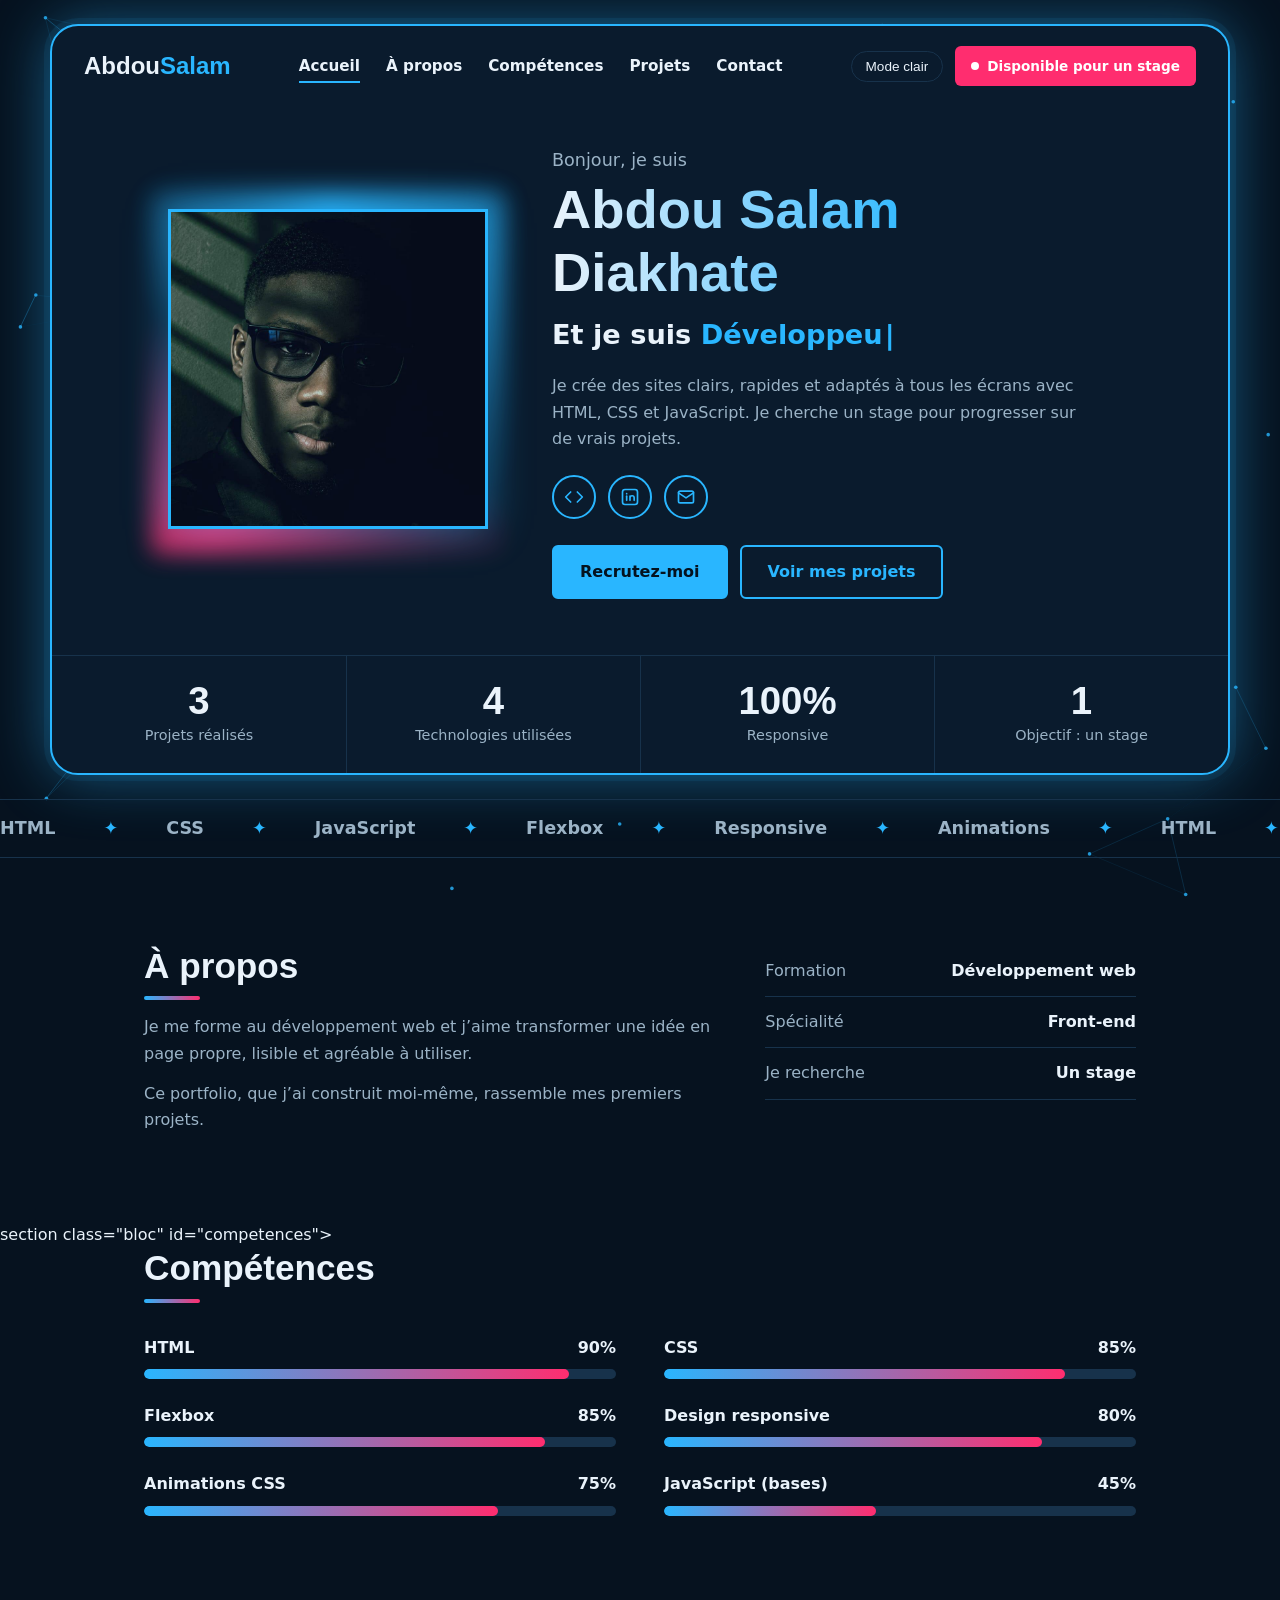
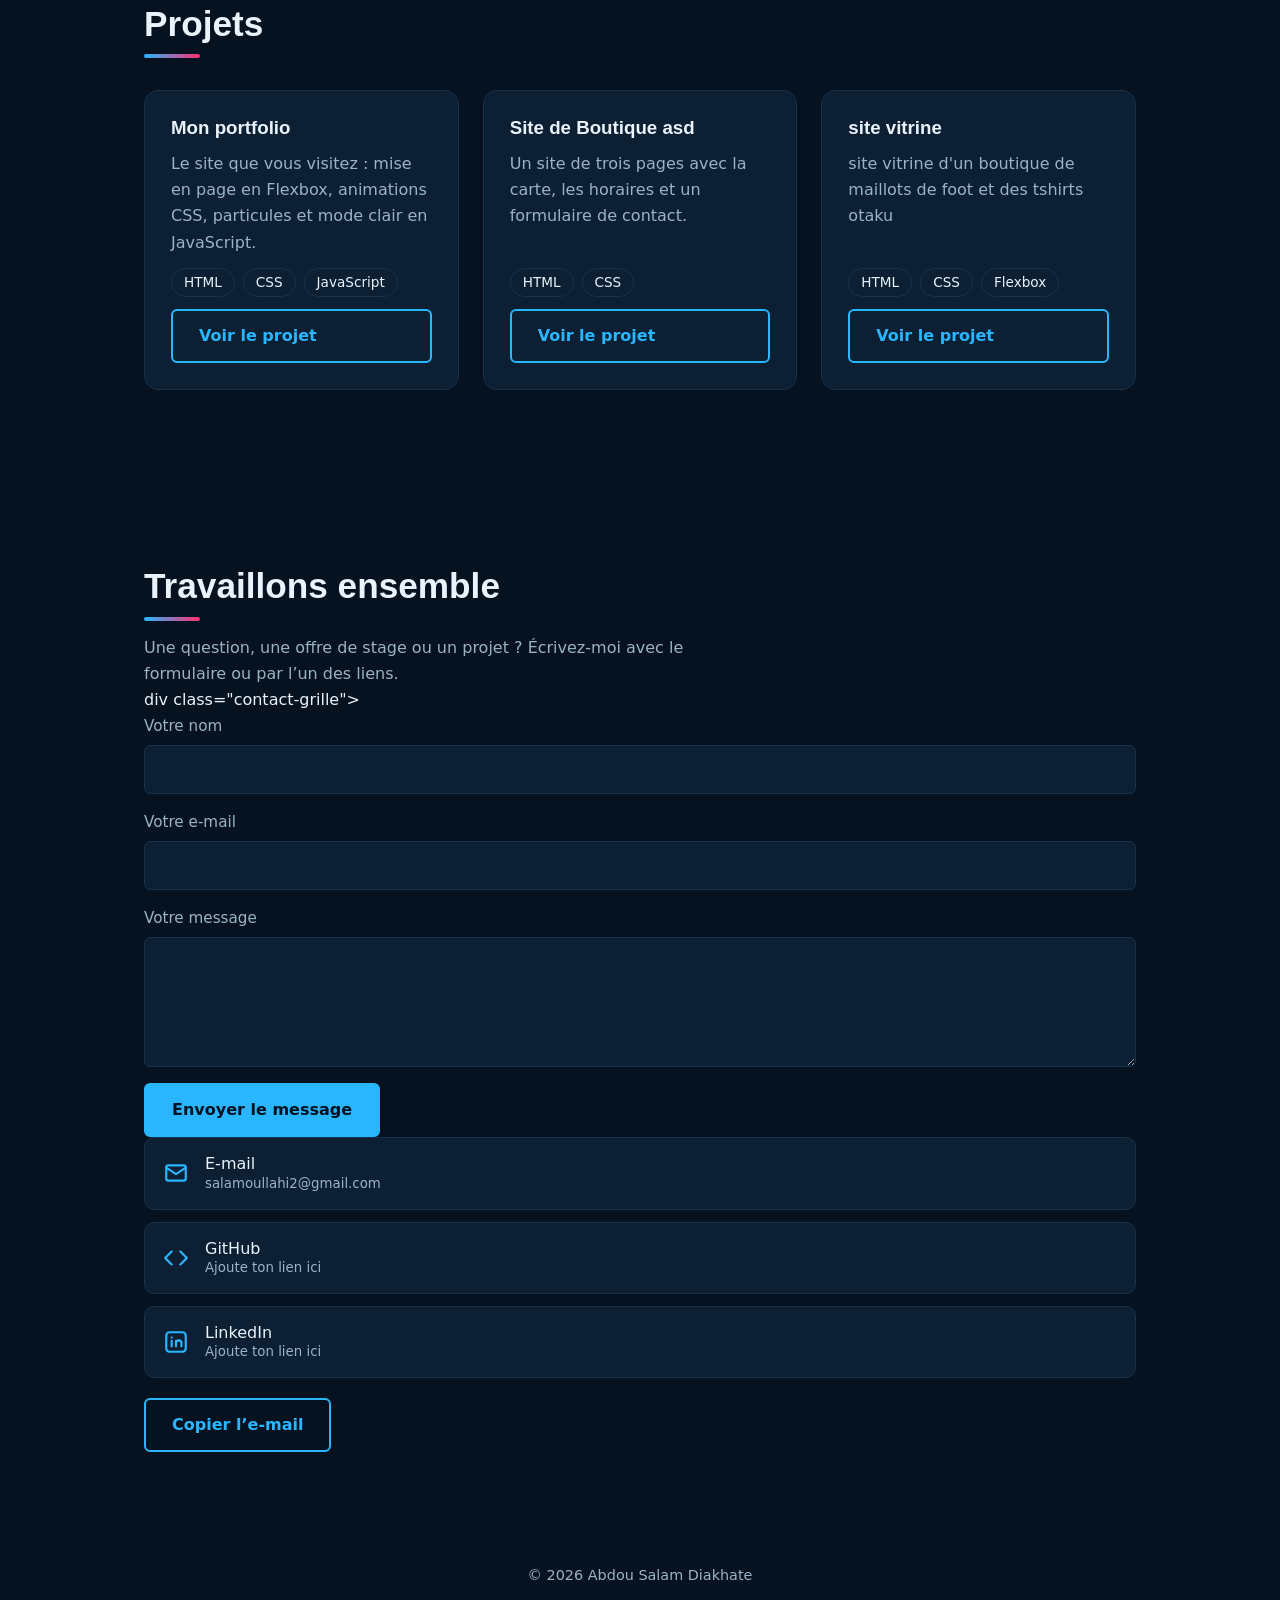
<file: index.html>
<!DOCTYPE html>
<html lang="en">
<head>
      <meta charset="UTF-8">
  <meta name="viewport" content="width=device-width, initial-scale=1">
  <title>Abdou Salam Diakhate – Développeur web</title>
  <link rel="stylesheet" href="css/base.css">
  <link rel="stylesheet" href="css/layout.css">
  <link rel="stylesheet" href="css/composants.css">
  <link rel="stylesheet" href="css/animations.css">
</head>
<body>
         <canvas id="particules" aria-hidden="true"></canvas>
         <div class="lueur" aria-hidden="true"></div>
         <div class="progression" aria-hidden="true"></div>
    <div class="cadre" id="accueil">
    <header class="haut">
     <a class="logo" href="#accueil">Abdou<span>Salam</span></a>
       <nav>
          <a class="actif" href="#accueil">Accueil</a>
          <a href="#apropos">À propos</a>
          <a href="#competences">Compétences</a>
          <a href="#projets">Projets</a>
          <a href="#contact">Contact</a>
      </nav>
      <div class="outils">
        <button id="theme-bouton" type="button">Mode clair</button>
        <a class="badge" href="#contact"><i></i>Disponible pour un stage</a>
      </div>
    </header>
             <section class="hero">
      <div class="photo-zone">
        <img class="portrait" src="images/photo.jpg" alt="Portrait d’Abdou Salam Diakhate">
      </div>
      <div class="hero-texte">
        <p class="salut">Bonjour, je suis</p>
        <h1>Abdou Salam Diakhate</h1>
        <p class="metier">Et je suis <span class="mot" id="mot">Développeur Front-end</span></p>
        <p class="resume">Je crée des sites clairs, rapides et adaptés à tous les écrans avec HTML, CSS et JavaScript. Je cherche un stage pour progresser sur de vrais projets.</p>
        <div class="reseaux">
               <a href="#" aria-label="GitHub"><svg viewBox="0 0 24 24" fill="none" stroke="currentColor" stroke-width="2" stroke-linecap="round" stroke-linejoin="round"><polyline points="8,6 2,12 8,18"/><polyline points="16,6 22,12 16,18"/></svg></a>
        <a href="#" aria-label="LinkedIn"><svg viewBox="0 0 24 24" fill="none" stroke="currentColor" stroke-width="2" stroke-linecap="round" stroke-linejoin="round"><rect x="3" y="3" width="18" height="18" rx="3"/><line x1="8" y1="11" x2="8" y2="16"/><line x1="8" y1="8" x2="8" y2="8.01"/><path d="M12 16v-5m0 2a2.5 2.5 0 0 1 5 0v3"/></svg></a>
          <a href="mailto:salamoullahi2@gmail.com" aria-label="E-mail"><svg viewBox="0 0 24 24" fill="none" stroke="currentColor" stroke-width="2" stroke-linecap="round" stroke-linejoin="round"><rect x="3" y="5" width="18" height="14" rx="2"/><polyline points="3,7 12,13 21,7"/></svg></a>
          </div>
          <div class="boutons">
          <a class="bouton" href="#contact">Recrutez-moi</a>
          <a class="bouton bouton-clair" href="#projets">Voir mes projets</a>
        </div>
            </div>
    </section>
             <div class="stats">
      <div class="stat"><strong data-cible="3">0</strong><span>Projets réalisés</span></div>
      <div class="stat"><strong data-cible="4">0</strong><span>Technologies utilisées</span></div>
      <div class="stat"><strong data-cible="100" data-suffixe="%">0</strong><span>Responsive</span></div>
      <div class="stat"><strong data-cible="1">0</strong><span>Objectif : un stage</span></div>
    </div>
  </div>
         <div class="defile" aria-hidden="true">
    <div class="piste">
      <span>HTML</span><span>CSS</span><span>JavaScript</span><span>Flexbox</span><span>Responsive</span><span>Animations</span>
      <span>HTML</span><span>CSS</span><span>JavaScript</span><span>Flexbox</span><span>Responsive</span><span>Animations</span>
    </div>
  </div>
           <main>
    <section class="bloc" id="apropos">
      <div class="conteneur apropos">
        <div class="apropos-texte">
          <h2>À propos</h2>
          <p>Je me forme au développement web et j’aime transformer une idée en page propre, lisible et agréable à utiliser.</p>
          <p>Ce portfolio, que j’ai construit moi-même, rassemble mes premiers projets.</p>
        </div>
        <dl class="infos">
          <div><dt>Formation</dt><dd>Développement web</dd></div>
          <div><dt>Spécialité</dt><dd>Front-end</dd></div>
          <div><dt>Je recherche</dt><dd>Un stage</dd></div>
        </dl>
      </div>
    </section>
   section class="bloc" id="competences">
      <div class="conteneur">
        <h2>Compétences</h2>
        <div class="competences">
<div class="niveau"><div class="niveau-tete"><span>HTML</span><span>90%</span></div><div class="barre"><span style="--niveau:90%"></span></div></div>
          <div class="niveau"><div class="niveau-tete"><span>CSS</span><span>85%</span></div><div class="barre"><span style="--niveau:85%"></span></div></div>
          <div class="niveau"><div class="niveau-tete"><span>Flexbox</span><span>85%</span></div><div class="barre"><span style="--niveau:85%"></span></div></div>
          <div class="niveau"><div class="niveau-tete"><span>Design responsive</span><span>80%</span></div><div class="barre"><span style="--niveau:80%"></span></div></div>
          <div class="niveau"><div class="niveau-tete"><span>Animations CSS</span><span>75%</span></div><div class="barre"><span style="--niveau:75%"></span></div></div>
          <div class="niveau"><div class="niveau-tete"><span>JavaScript (bases)</span><span>45%</span></div><div class="barre"><span style="--niveau:45%"></span></div></div>
        </div>
      </div>
    </section>
        <section class="bloc" id="projets">
      <div class="conteneur">
        <h2>Projets</h2>
        <div class="projets">
          <article class="projet">
            <h3>Mon portfolio</h3>
            <p>Le site que vous visitez : mise en page en Flexbox, animations CSS, particules et mode clair en JavaScript.</p>
            <div class="tags"><span>HTML</span><span>CSS</span><span>JavaScript</span></div>
            <a class="bouton bouton-clair" href="projets/mon-portfolio/index.html">Voir le projet</a>
          </article>
        <article class="projet">
            <h3>Site de Boutique asd</h3>
            <p>Un site de trois pages avec la carte, les horaires et un formulaire de contact.</p>
            <div class="tags"><span>HTML</span><span>CSS</span></div>
            <a class="bouton bouton-clair" href="projet/ASD_BOUTIQUE/">Voir le projet</a>
          </article>
    <article class="projet">
            <h3>site vitrine</h3>
            <p>site vitrine d'un boutique de maillots de foot et des tshirts otaku</p>
            <div class="tags"><span>HTML</span><span>CSS</span><span>Flexbox</span></div>
            <a class="bouton bouton-clair" href="projet/site-vitrine/index.html">Voir le projet</a>
          </article>
        </div>
      </div>
    </section>
         
        <section class="bloc contact" id="contact">
      <div class="conteneur">
        <h2>Travaillons ensemble</h2>
        <p class="intro">Une question, une offre de stage ou un projet ? Écrivez-moi avec le formulaire ou par l’un des liens.</p>
    div class="contact-grille">
          <form class="formulaire" id="formulaire">
            <label>Votre nom
              <input type="text" name="nom" required autocomplete="name">
            </label>
 <label>Votre e-mail
              <input type="email" name="email" required autocomplete="email">
            </label>
            <label>Votre message
              <textarea name="message" required></textarea>
            </label>
            <button class="bouton" type="submit">Envoyer le message</button>
          </form>
           <div class="liens">
            <a class="lien-carte" href="mailto:salamoullahi2@gmail.com">
              <svg viewBox="0 0 24 24" fill="none" stroke="currentColor" stroke-width="2" stroke-linecap="round" stroke-linejoin="round" aria-hidden="true"><rect x="3" y="5" width="18" height="14" rx="2"/><polyline points="3,7 12,13 21,7"/></svg>
              <span>E-mail<small>salamoullahi2@gmail.com</small></span>
            </a>
            <a class="lien-carte" href="#">
              <svg viewBox="0 0 24 24" fill="none" stroke="currentColor" stroke-width="2" stroke-linecap="round" stroke-linejoin="round" aria-hidden="true"><polyline points="8,6 2,12 8,18"/><polyline points="16,6 22,12 16,18"/></svg>
              <span>GitHub<small>Ajoute ton lien ici</small></span>
            </a>
            <a class="lien-carte" href="#">
              <svg viewBox="0 0 24 24" fill="none" stroke="currentColor" stroke-width="2" stroke-linecap="round" stroke-linejoin="round" aria-hidden="true"><rect x="3" y="3" width="18" height="18" rx="3"/><line x1="8" y1="11" x2="8" y2="16"/><line x1="8" y1="8" x2="8" y2="8.01"/><path d="M12 16v-5m0 2a2.5 2.5 0 0 1 5 0v3"/></svg>
              <span>LinkedIn<small>Ajoute ton lien ici</small></span>
            </a>
            <button id="copier" class="bouton bouton-clair" type="button">Copier l’e-mail</button>
          </div>
        </div>
      </div>
    </section>
  </main>
 <footer class="pied">© <span id="annee"></span> Abdou Salam Diakhate</footer>

  <script src="js/script.js"></script>
</body> 
</html>
</file>
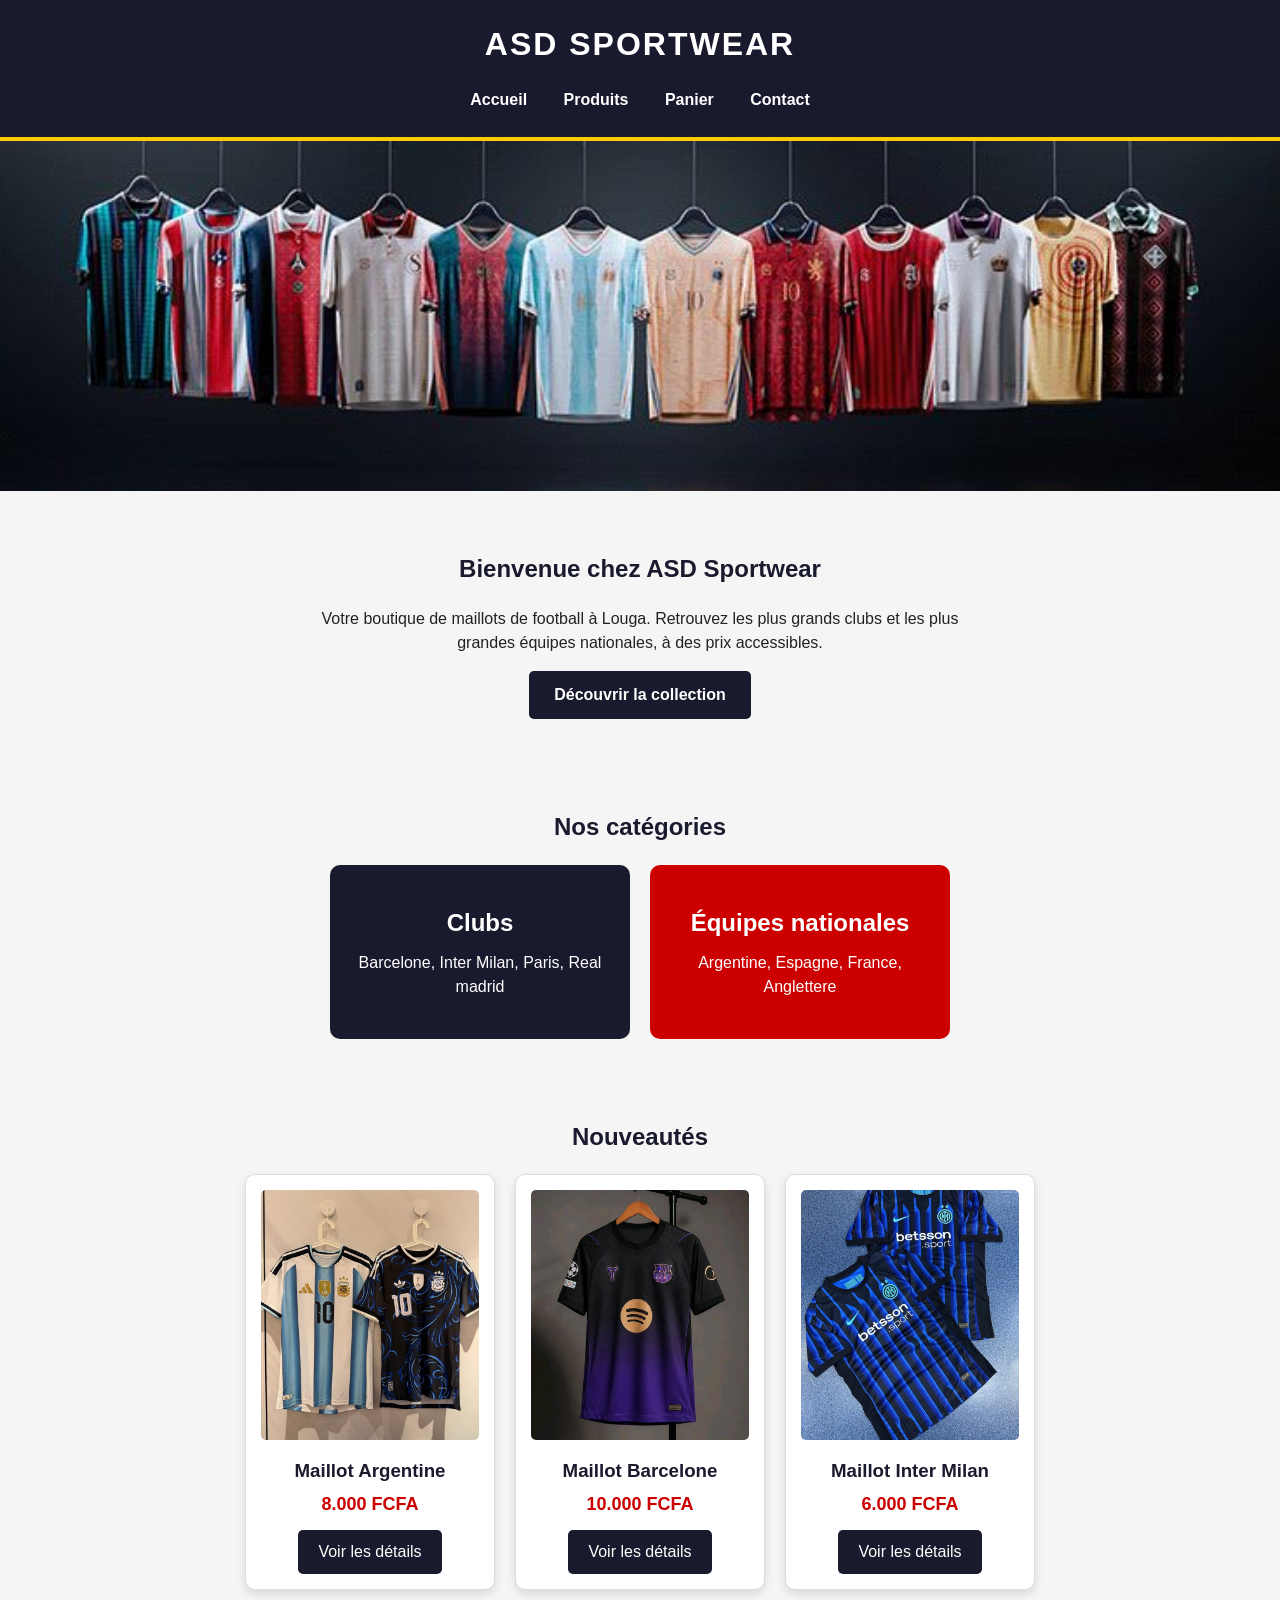
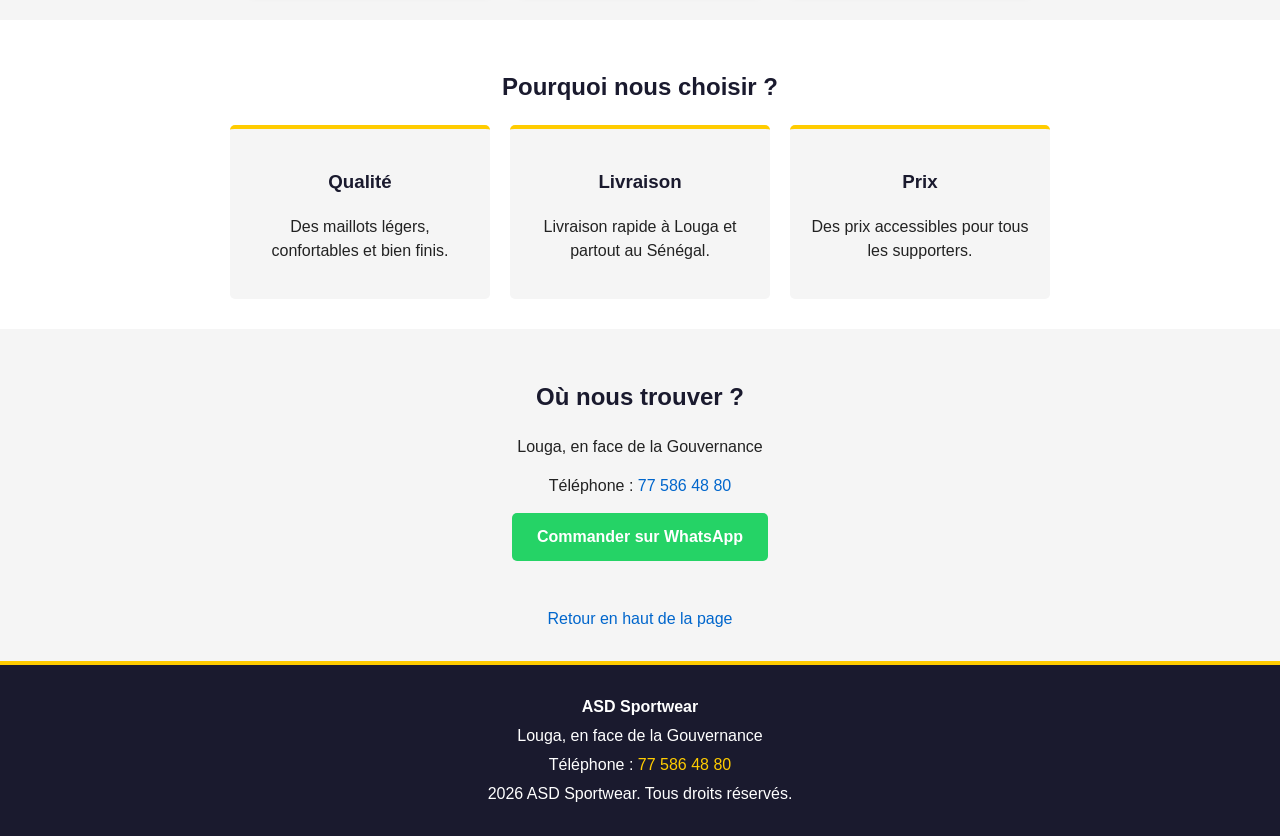
<file: projet/ASD_BOUTIQUE/index.html>
<!DOCTYPE html>
<html lang="fr">
<head>
  <meta charset="UTF-8">
  <meta name="viewport" content="width=device-width, initial-scale=1">
  <title>Accueil - ASD Sportwear</title>
  <link rel="stylesheet" href="style.css">
</head>
<body>

  <header id="haut">
    <h1>ASD Sportwear</h1>
    <nav>
      <ul>
        <li><a href="index.html">Accueil</a></li>
        <li><a href="produits.html">Produits</a></li>
        <li><a href="panier.html">Panier</a></li>
        <li><a href="contact.html">Contact</a></li>
      </ul>
    </nav>
  </header>

  <main>

    <img class="banniere" src="banniere.jpg" alt="Collection de maillots de football ASD Sportwear">

    <section class="intro">
      <h2>Bienvenue chez ASD Sportwear</h2>
      <p>
        Votre boutique de maillots de football à Louga. Retrouvez les plus
        grands clubs et les plus grandes équipes nationales, à des prix accessibles.
      </p>
      <a class="bouton" href="produits.html">Découvrir la collection</a>
    </section>

    <section class="categories">
      <h2>Nos catégories</h2>
      <div class="liste">
        <a class="categorie categorie-clubs" href="club.html">
          <h3>Clubs</h3>
          <p>Barcelone, Inter Milan, Paris, Real madrid</p>
        </a>
        <a class="categorie categorie-nations" href="international.htm">
          <h3>Équipes nationales</h3>
          <p>Argentine, Espagne, France, Anglettere</p>
        </a>
      </div>
    </section>

    <section class="nouveautes">
      <h2>Nouveautés</h2>
      <div class="liste">

        <article class="maillot">
          <img src="argentine.jpg" alt="Maillot de l'Argentine">
          <h3>Maillot Argentine</h3>
          <p class="prix-carte">8.000 FCFA</p>
          <a href="arg.htm">Voir les détails</a>
        </article>

        <article class="maillot">
          <img src="barcelone.jpg" alt="Maillot de Barcelone">
          <h3>Maillot Barcelone</h3>
          <p class="prix-carte">10.000 FCFA</p>
          <a href="fcb.html">Voir les détails</a>
        </article>

        <article class="maillot">
          <img src="inter.jpg" alt="Maillot de l'Inter Milan">
          <h3>Maillot Inter Milan</h3>
          <p class="prix-carte">6.000 FCFA</p>
          <a href="inter.html">Voir les détails</a>
        </article>

      </div>
    </section>

    <section class="avantages">
      <h2>Pourquoi nous choisir ?</h2>
      <div class="liste">
        <div class="avantage">
          <h3>Qualité</h3>
          <p>Des maillots légers, confortables et bien finis.</p>
        </div>
        <div class="avantage">
          <h3>Livraison</h3>
          <p>Livraison rapide à Louga et partout au Sénégal.</p>
        </div>
        <div class="avantage">
          <h3>Prix</h3>
          <p>Des prix accessibles pour tous les supporters.</p>
        </div>
      </div>
    </section>

    <section class="adresse">
      <h2>Où nous trouver ?</h2>
      <p>Louga, en face de la Gouvernance</p>
      <p>Téléphone : <a href="tel:+221775864880">77 586 48 80</a></p>
      <a class="bouton bouton-whatsapp" href="https://wa.me/221775864880">Commander sur WhatsApp</a>
    </section>

    <p class="retour"><a href="#haut">Retour en haut de la page</a></p>

  </main>

  <footer>
    <p><strong>ASD Sportwear</strong></p>
    <p>Louga, en face de la Gouvernance</p>
    <p>Téléphone : <a href="tel:+221775864880">77 586 48 80</a></p>
    <p> 2026 ASD Sportwear. Tous droits réservés.</p>
  </footer>

</body>
</html>
</file>
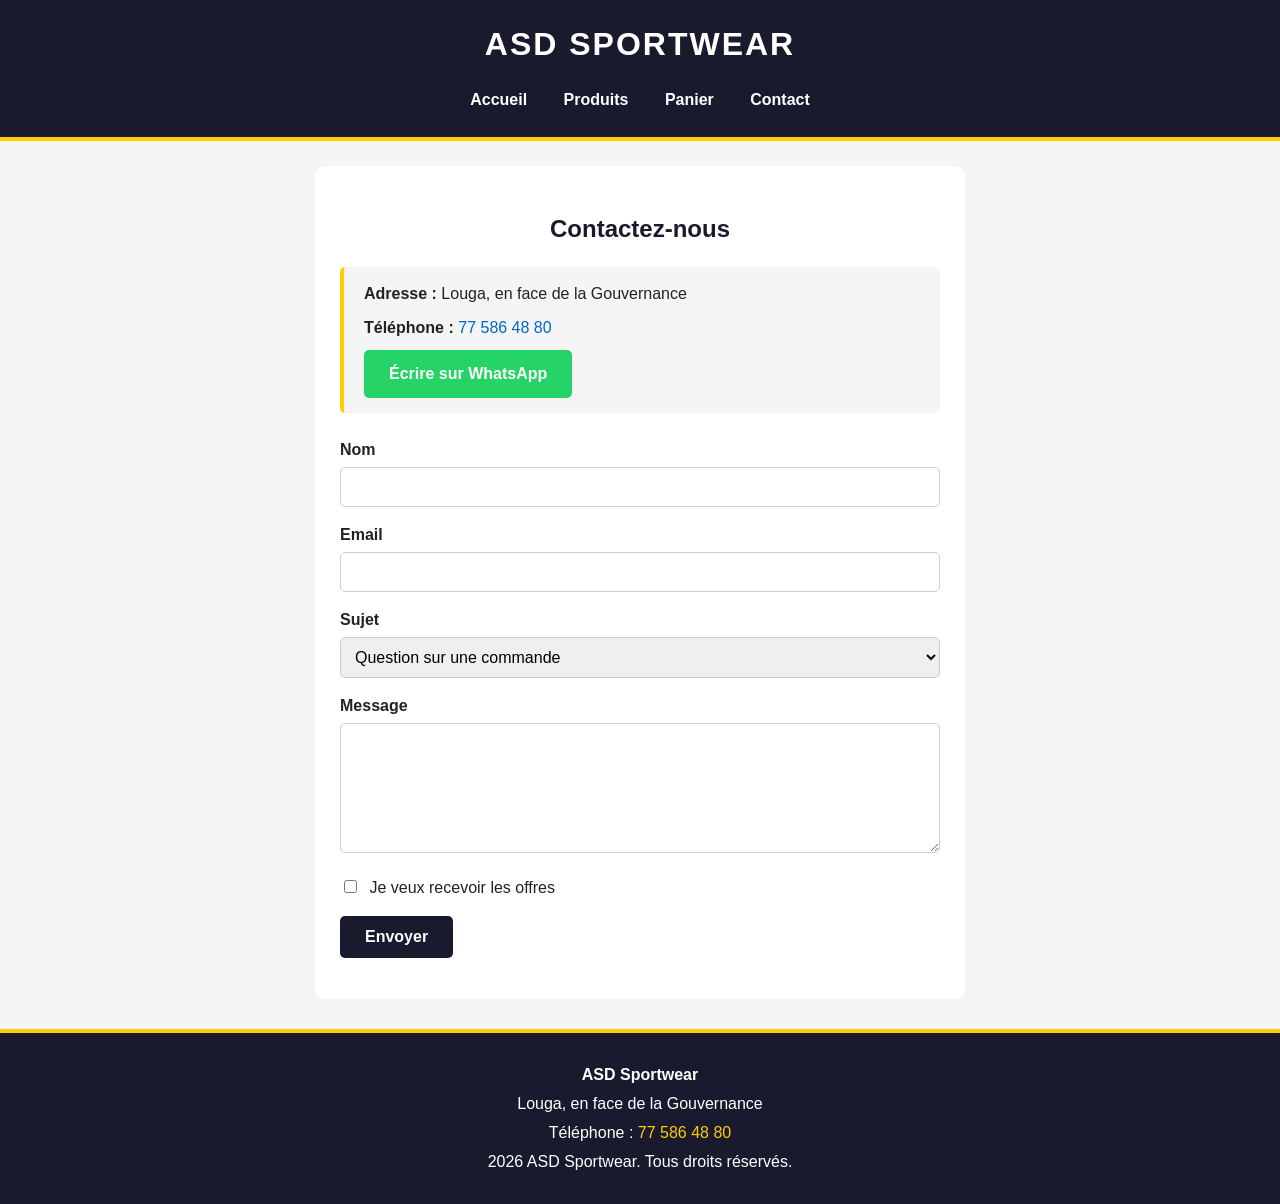
<file: projet/ASD_BOUTIQUE/contact.html>
<!DOCTYPE html>
<html lang="fr">
<head>
  <meta charset="UTF-8">
  <meta name="viewport" content="width=device-width, initial-scale=1">
  <title>Contact - ASD Sportwear</title>
  <link rel="stylesheet" href="style.css">
</head>
<body>

  <header>
    <h1>ASD Sportwear</h1>
    <nav>
      <ul>
        <li><a href="index.html">Accueil</a></li>
        <li><a href="produits.html">Produits</a></li>
        <li><a href="panier.html">Panier</a></li>
        <li><a href="contact.html">Contact</a></li>
      </ul>
    </nav>
  </header>

  <main class="contact">
    <h2>Contactez-nous</h2>

    <div class="contact-infos">
      <p><strong>Adresse :</strong> Louga, en face de la Gouvernance</p>
      <p><strong>Téléphone :</strong> <a href="tel:+221775864880">77 586 48 80</a></p>
      <a class="bouton bouton-whatsapp" href="https://wa.me/221775864880">Écrire sur WhatsApp</a>
    </div>

    <form action="#" method="post">

      <p>
        <label for="nom">Nom</label>
        <input type="text" id="nom" name="nom" required>
      </p>

      <p>
        <label for="email">Email</label>
        <input type="email" id="email" name="email" required>
      </p>

      <p>
        <label for="sujet">Sujet</label>
        <select id="sujet" name="sujet">
          <option value="commande">Question sur une commande</option>
          <option value="produit">Question sur un produit</option>
          <option value="livraison">Livraison</option>
          <option value="autre">Autre</option>
        </select>
      </p>

      <p>
        <label for="message">Message</label>
        <textarea id="message" name="message" rows="6" required></textarea>
      </p>

      <p>
        <input type="checkbox" id="offres" name="offres">
        <label for="offres">Je veux recevoir les offres</label>
      </p>

      <p>
        <button type="submit">Envoyer</button>
      </p>

    </form>
  </main>

  <footer>
    <p><strong>ASD Sportwear</strong></p>
    <p>Louga, en face de la Gouvernance</p>
    <p>Téléphone : <a href="tel:+221775864880">77 586 48 80</a></p>
    <p> 2026 ASD Sportwear. Tous droits réservés.</p>
  </footer>

</body>
</html>
</file>
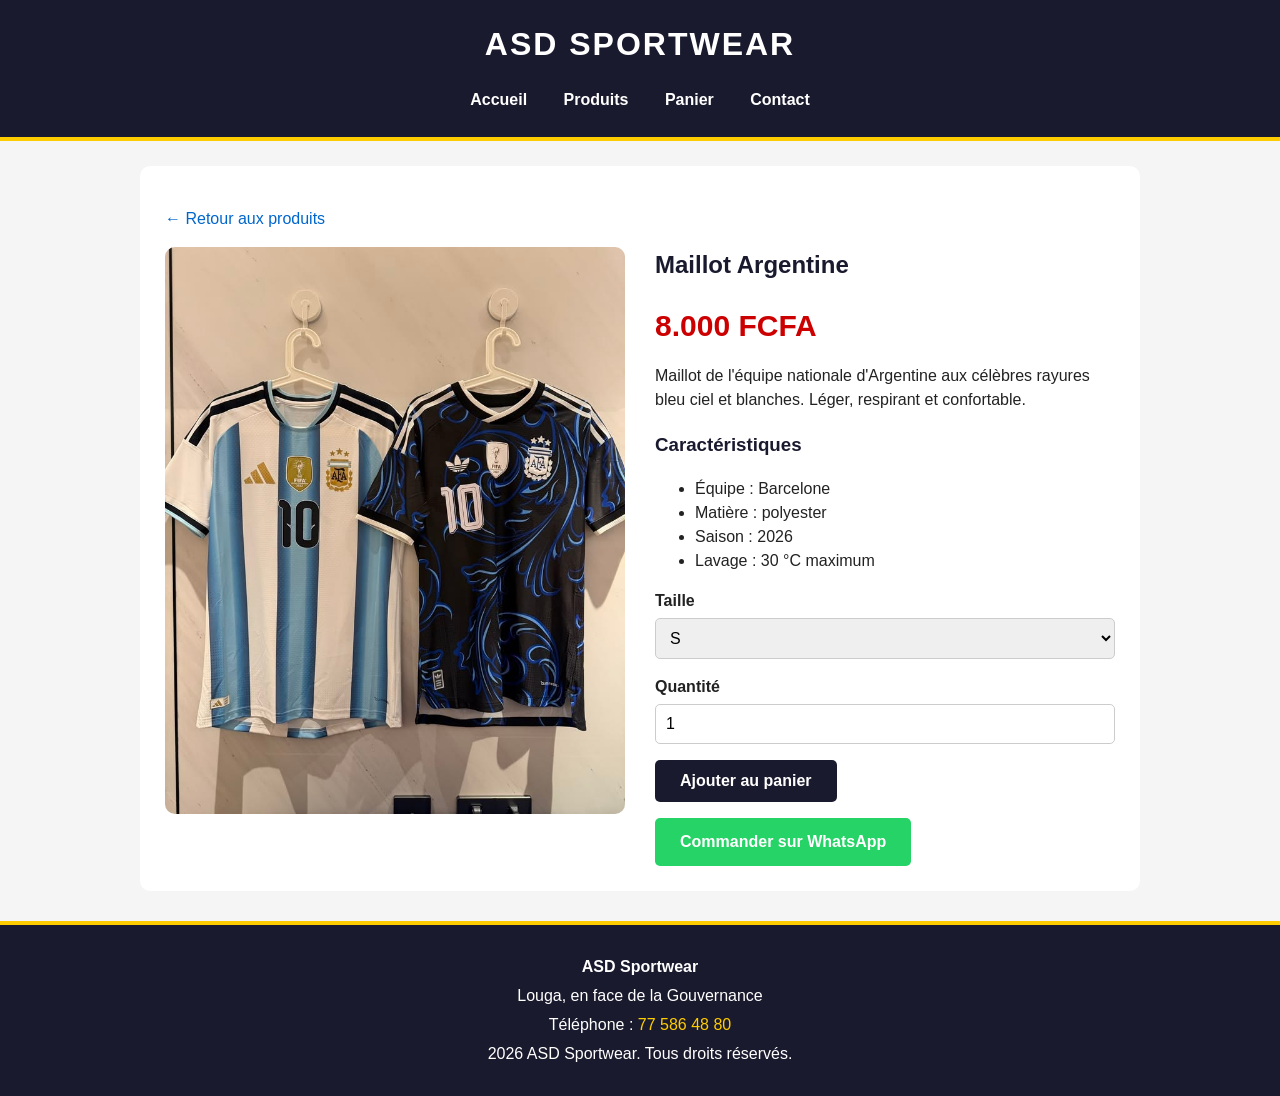
<file: projet/ASD_BOUTIQUE/fcb.html>
<!DOCTYPE html>
<html lang="fr">
<head>
  <meta charset="UTF-8">
  <meta name="viewport" content="width=device-width, initial-scale=1">
  <title>Maillot Argentine - ASD Sportwear</title>
  <link rel="stylesheet" href="style.css">
</head>
<body>

  <header>
    <h1>ASD Sportwear</h1>
    <nav>
      <ul>
        <li><a href="index.html">Accueil</a></li>
        <li><a href="produits.html">Produits</a></li>
        <li><a href="panier.html">Panier</a></li>
        <li><a href="contact.html">Contact</a></li>
      </ul>
    </nav>
  </header>

  <main class="detail">

    <p class="fil"><a href="produits.html">&larr; Retour aux produits</a></p>

    <div class="detail-contenu">

      <figure class="detail-image">
        <img src="argentine.jpg" alt="Maillot de l'équipe nationale d'Argentine">
      </figure>

      <div class="detail-infos">
        <h2>Maillot Argentine</h2>
        <p class="prix">8.000 FCFA</p>

        <p>
          Maillot de l'équipe nationale d'Argentine aux célèbres rayures
          bleu ciel et blanches. Léger, respirant et confortable.
        </p>

        <h3>Caractéristiques</h3>
        <ul>
          <li>Équipe : Barcelone </li>
          <li>Matière : polyester</li>
          <li>Saison : 2026</li>
          <li>Lavage : 30 °C maximum</li>
        </ul>

        <form action="panier.html" method="get">

          <p>
            <label for="taille">Taille</label>
            <select id="taille" name="taille">
              <option value="S">S</option>
              <option value="M">M</option>
              <option value="L">L</option>
              <option value="XL">XL</option>
            </select>
          </p>

          <p>
            <label for="quantite">Quantité</label>
            <input type="number" id="quantite" name="quantite" min="1" max="10" value="1">
          </p>

          <p>
            <button type="submit">Ajouter au panier</button>
          </p>

        </form>

        <a class="bouton bouton-whatsapp" href="https://wa.me/221775864880?text=Bonjour%2C%20je%20veux%20commander%20le%20maillot%20Argentine">Commander sur WhatsApp</a>
      </div>

    </div>

  </main>

  <footer>
    <p><strong>ASD Sportwear</strong></p>
    <p>Louga, en face de la Gouvernance</p>
    <p>Téléphone : <a href="tel:+221775864880">77 586 48 80</a></p>
    <p> 2026 ASD Sportwear. Tous droits réservés.</p>
  </footer>

</body>
</html>
</file>
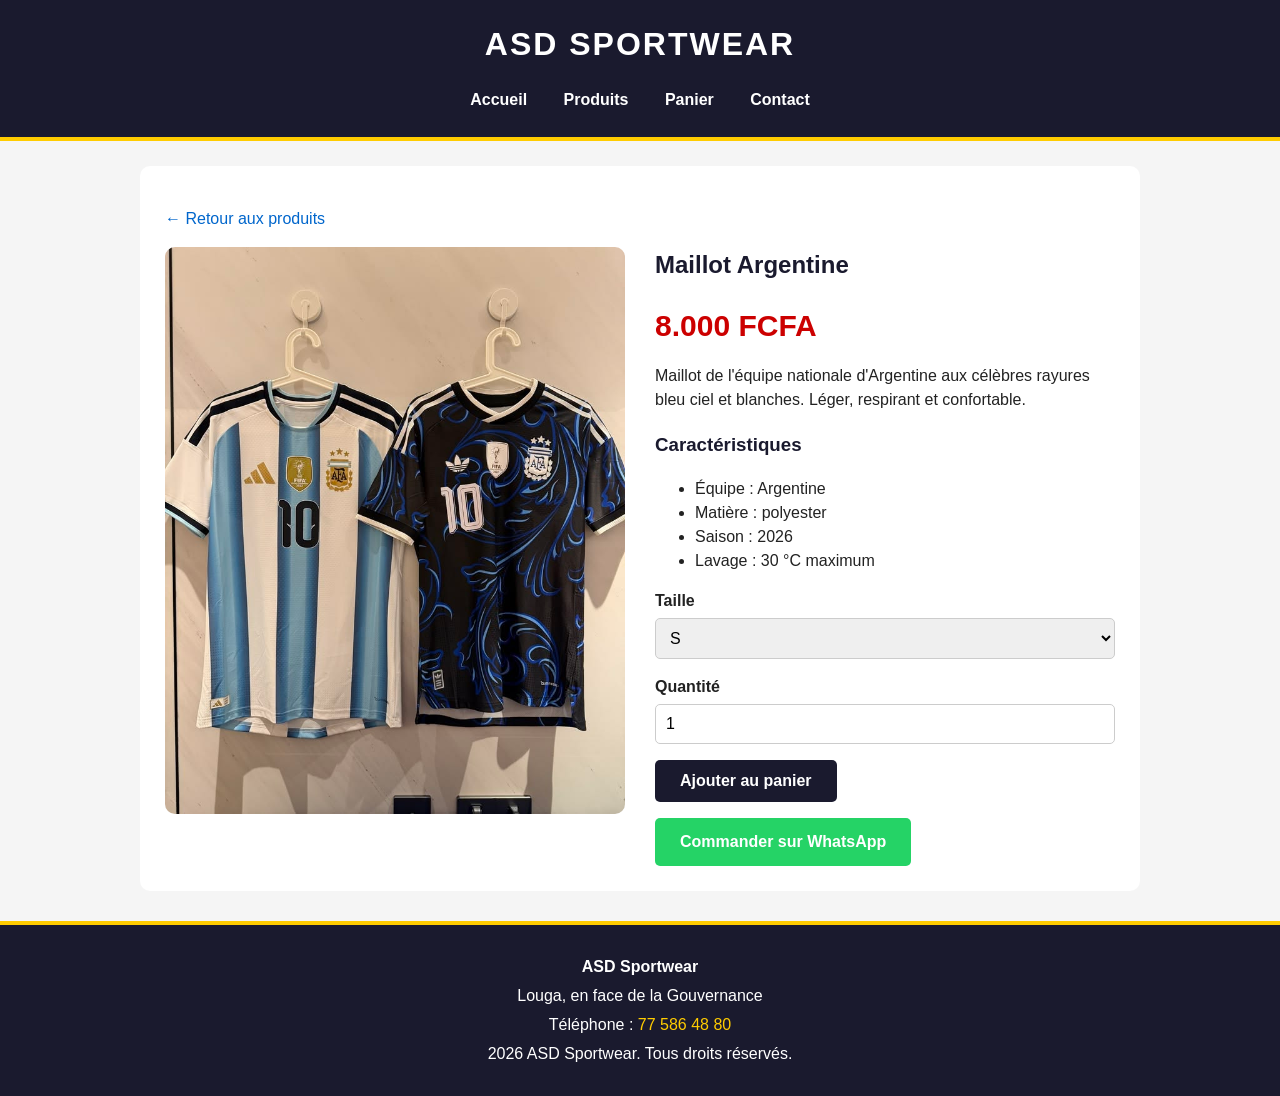
<file: projet/ASD_BOUTIQUE/inter miami.html>
<!DOCTYPE html>
<html lang="fr">
<head>
  <meta charset="UTF-8">
  <meta name="viewport" content="width=device-width, initial-scale=1">
  <title>Maillot Argentine - ASD Sportwear</title>
  <link rel="stylesheet" href="style.css">
</head>
<body>

  <header>
    <h1>ASD Sportwear</h1>
    <nav>
      <ul>
        <li><a href="index.html">Accueil</a></li>
        <li><a href="produits.html">Produits</a></li>
        <li><a href="panier.html">Panier</a></li>
        <li><a href="contact.html">Contact</a></li>
      </ul>
    </nav>
  </header>

  <main class="detail">

    <p class="fil"><a href="produits.html">&larr; Retour aux produits</a></p>

    <div class="detail-contenu">

      <figure class="detail-image">
        <img src="argentine.jpg" alt="Maillot de l'équipe nationale d'Argentine">
      </figure>

      <div class="detail-infos">
        <h2>Maillot Argentine</h2>
        <p class="prix">8.000 FCFA</p>

        <p>
          Maillot de l'équipe nationale d'Argentine aux célèbres rayures
          bleu ciel et blanches. Léger, respirant et confortable.
        </p>

        <h3>Caractéristiques</h3>
        <ul>
          <li>Équipe : Argentine</li>
          <li>Matière : polyester</li>
          <li>Saison : 2026</li>
          <li>Lavage : 30 °C maximum</li>
        </ul>

        <form action="panier.html" method="get">

          <p>
            <label for="taille">Taille</label>
            <select id="taille" name="taille">
              <option value="S">S</option>
              <option value="M">M</option>
              <option value="L">L</option>
              <option value="XL">XL</option>
            </select>
          </p>

          <p>
            <label for="quantite">Quantité</label>
            <input type="number" id="quantite" name="quantite" min="1" max="10" value="1">
          </p>

          <p>
            <button type="submit">Ajouter au panier</button>
          </p>

        </form>

        <a class="bouton bouton-whatsapp" href="https://wa.me/221775864880?text=Bonjour%2C%20je%20veux%20commander%20le%20maillot%20Argentine">Commander sur WhatsApp</a>
      </div>

    </div>

  </main>

  <footer>
    <p><strong>ASD Sportwear</strong></p>
    <p>Louga, en face de la Gouvernance</p>
    <p>Téléphone : <a href="tel:+221775864880">77 586 48 80</a></p>
    <p> 2026 ASD Sportwear. Tous droits réservés.</p>
  </footer>

</body>
</html>
</file>
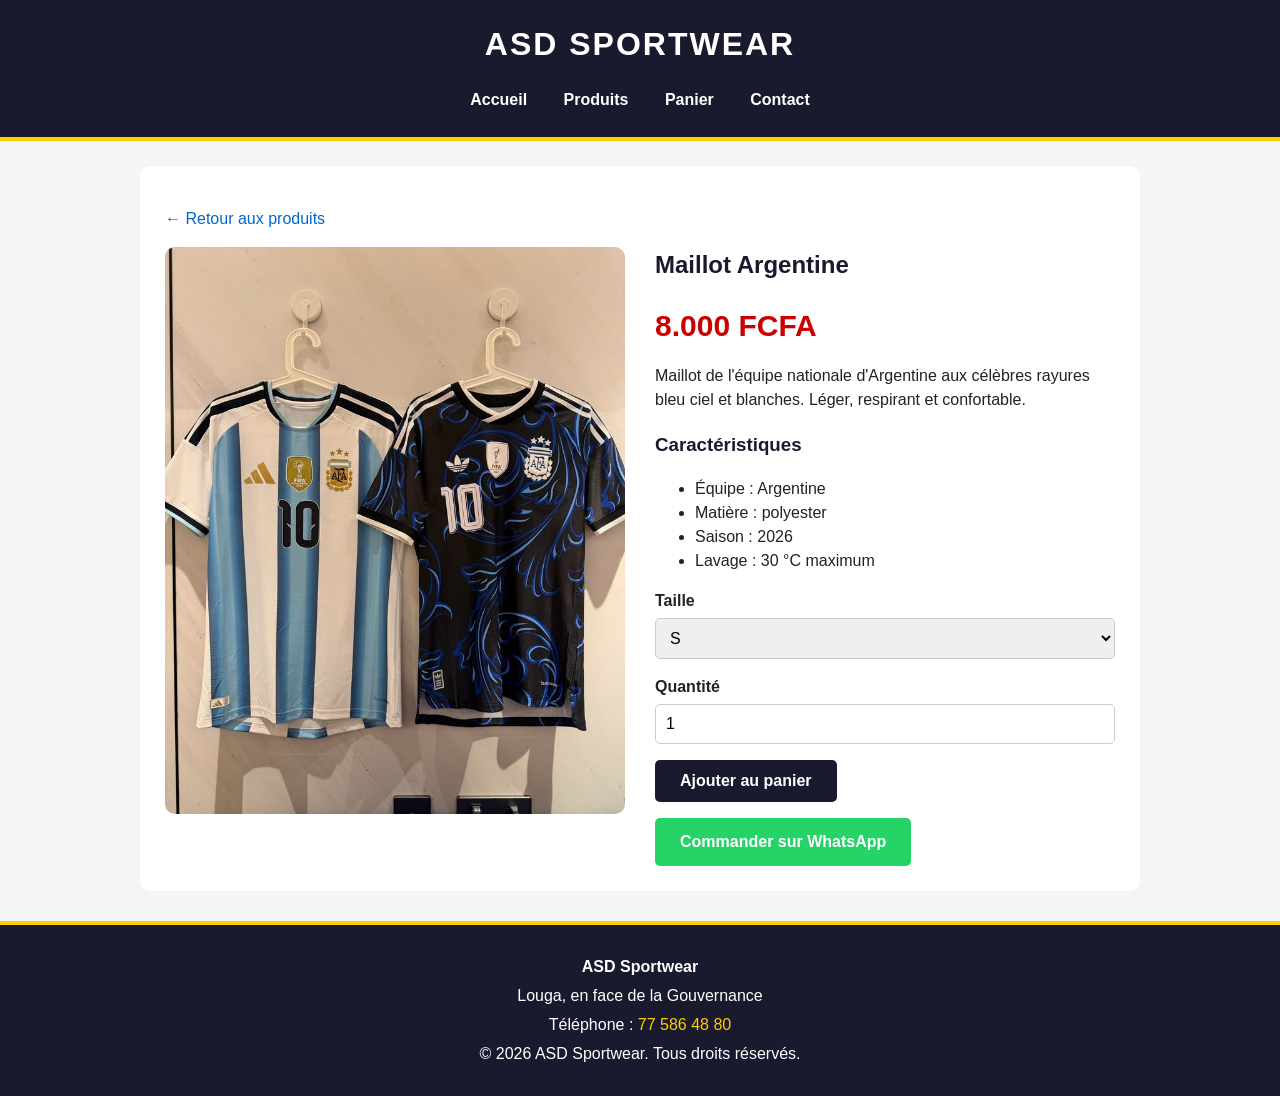
<file: projet/ASD_BOUTIQUE/inter.html>
<!DOCTYPE html>
<html lang="fr">
<head>
  <meta charset="UTF-8">
  <meta name="viewport" content="width=device-width, initial-scale=1">
  <title>Maillot Argentine - ASD Sportwear</title>
  <link rel="stylesheet" href="style.css">
</head>
<body>

  <header>
    <h1>ASD Sportwear</h1>
    <nav>
      <ul>
        <li><a href="index.html">Accueil</a></li>
        <li><a href="produits.html">Produits</a></li>
        <li><a href="panier.html">Panier</a></li>
        <li><a href="contact.html">Contact</a></li>
      </ul>
    </nav>
  </header>

  <main class="detail">

    <p class="fil"><a href="produits.html">&larr; Retour aux produits</a></p>

    <div class="detail-contenu">

      <figure class="detail-image">
        <img src="argentine.jpg" alt="Maillot de l'équipe nationale d'Argentine">
      </figure>

      <div class="detail-infos">
        <h2>Maillot Argentine</h2>
        <p class="prix">8.000 FCFA</p>

        <p>
          Maillot de l'équipe nationale d'Argentine aux célèbres rayures
          bleu ciel et blanches. Léger, respirant et confortable.
        </p>

        <h3>Caractéristiques</h3>
        <ul>
          <li>Équipe : Argentine</li>
          <li>Matière : polyester</li>
          <li>Saison : 2026</li>
          <li>Lavage : 30 °C maximum</li>
        </ul>

        <form action="panier.html" method="get">

          <p>
            <label for="taille">Taille</label>
            <select id="taille" name="taille">
              <option value="S">S</option>
              <option value="M">M</option>
              <option value="L">L</option>
              <option value="XL">XL</option>
            </select>
          </p>

          <p>
            <label for="quantite">Quantité</label>
            <input type="number" id="quantite" name="quantite" min="1" max="10" value="1">
          </p>

          <p>
            <button type="submit">Ajouter au panier</button>
          </p>

        </form>

        <a class="bouton bouton-whatsapp" href="https://wa.me/221775864880?text=Bonjour%2C%20je%20veux%20commander%20le%20maillot%20Argentine">Commander sur WhatsApp</a>
      </div>

    </div>

  </main>

  <footer>
    <p><strong>ASD Sportwear</strong></p>
    <p>Louga, en face de la Gouvernance</p>
    <p>Téléphone : <a href="tel:+221775864880">77 586 48 80</a></p>
    <p>&copy; 2026 ASD Sportwear. Tous droits réservés.</p>
  </footer>

</body>
</html>
</file>
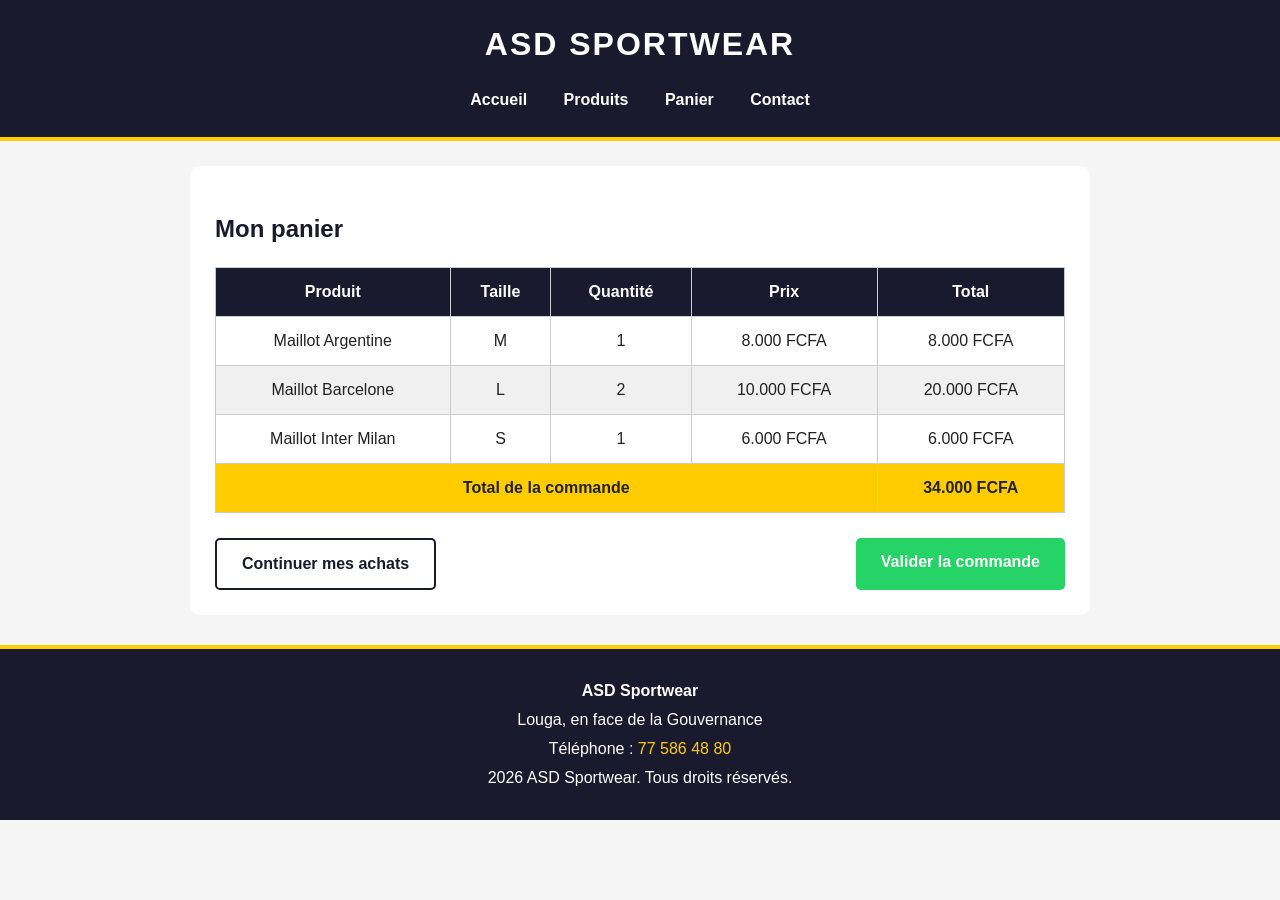
<file: projet/ASD_BOUTIQUE/panier.html>
<!DOCTYPE html>
<html lang="fr">
<head>
  <meta charset="UTF-8">
  <meta name="viewport" content="width=device-width, initial-scale=1">
  <title>Mon panier - ASD Sportwear</title>
  <link rel="stylesheet" href="style.css">
</head>
<body>

  <header>
    <h1>ASD Sportwear</h1>
    <nav>
      <ul>
        <li><a href="index.html">Accueil</a></li>
        <li><a href="produits.html">Produits</a></li>
        <li><a href="panier.html">Panier</a></li>
        <li><a href="contact.html">Contact</a></li>
      </ul>
    </nav>
  </header>

  <main class="panier">
    <h2>Mon panier</h2>

    <div class="tableau-defilant">
      <table>
        <thead>
          <tr>
            <th>Produit</th>
            <th>Taille</th>
            <th>Quantité</th>
            <th>Prix</th>
            <th>Total</th>
          </tr>
        </thead>

        <tbody>
          <tr>
            <td>Maillot Argentine</td>
            <td>M</td>
            <td>1</td>
            <td>8.000 FCFA</td>
            <td>8.000 FCFA</td>
          </tr>
          <tr>
            <td>Maillot Barcelone</td>
            <td>L</td>
            <td>2</td>
            <td>10.000 FCFA</td>
            <td>20.000 FCFA</td>
          </tr>
          <tr>
            <td>Maillot Inter Milan</td>
            <td>S</td>
            <td>1</td>
            <td>6.000 FCFA</td>
            <td>6.000 FCFA</td>
          </tr>
        </tbody>

        <tfoot>
          <tr>
            <th colspan="4">Total de la commande</th>
            <td>34.000 FCFA</td>
          </tr>
        </tfoot>
      </table>
    </div>

    <div class="actions-panier">
      <a class="bouton bouton-clair" href="produits.html">Continuer mes achats</a>
      <a class="bouton bouton-whatsapp" href="https://wa.me/221775864880?text=Bonjour%2C%20je%20veux%20valider%20ma%20commande">Valider la commande</a>
    </div>
  </main>

  <footer>
    <p><strong>ASD Sportwear</strong></p>
    <p>Louga, en face de la Gouvernance</p>
    <p>Téléphone : <a href="tel:+221775864880">77 586 48 80</a></p>
    <p> 2026 ASD Sportwear. Tous droits réservés.</p>
  </footer>

</body>
</html>
</file>
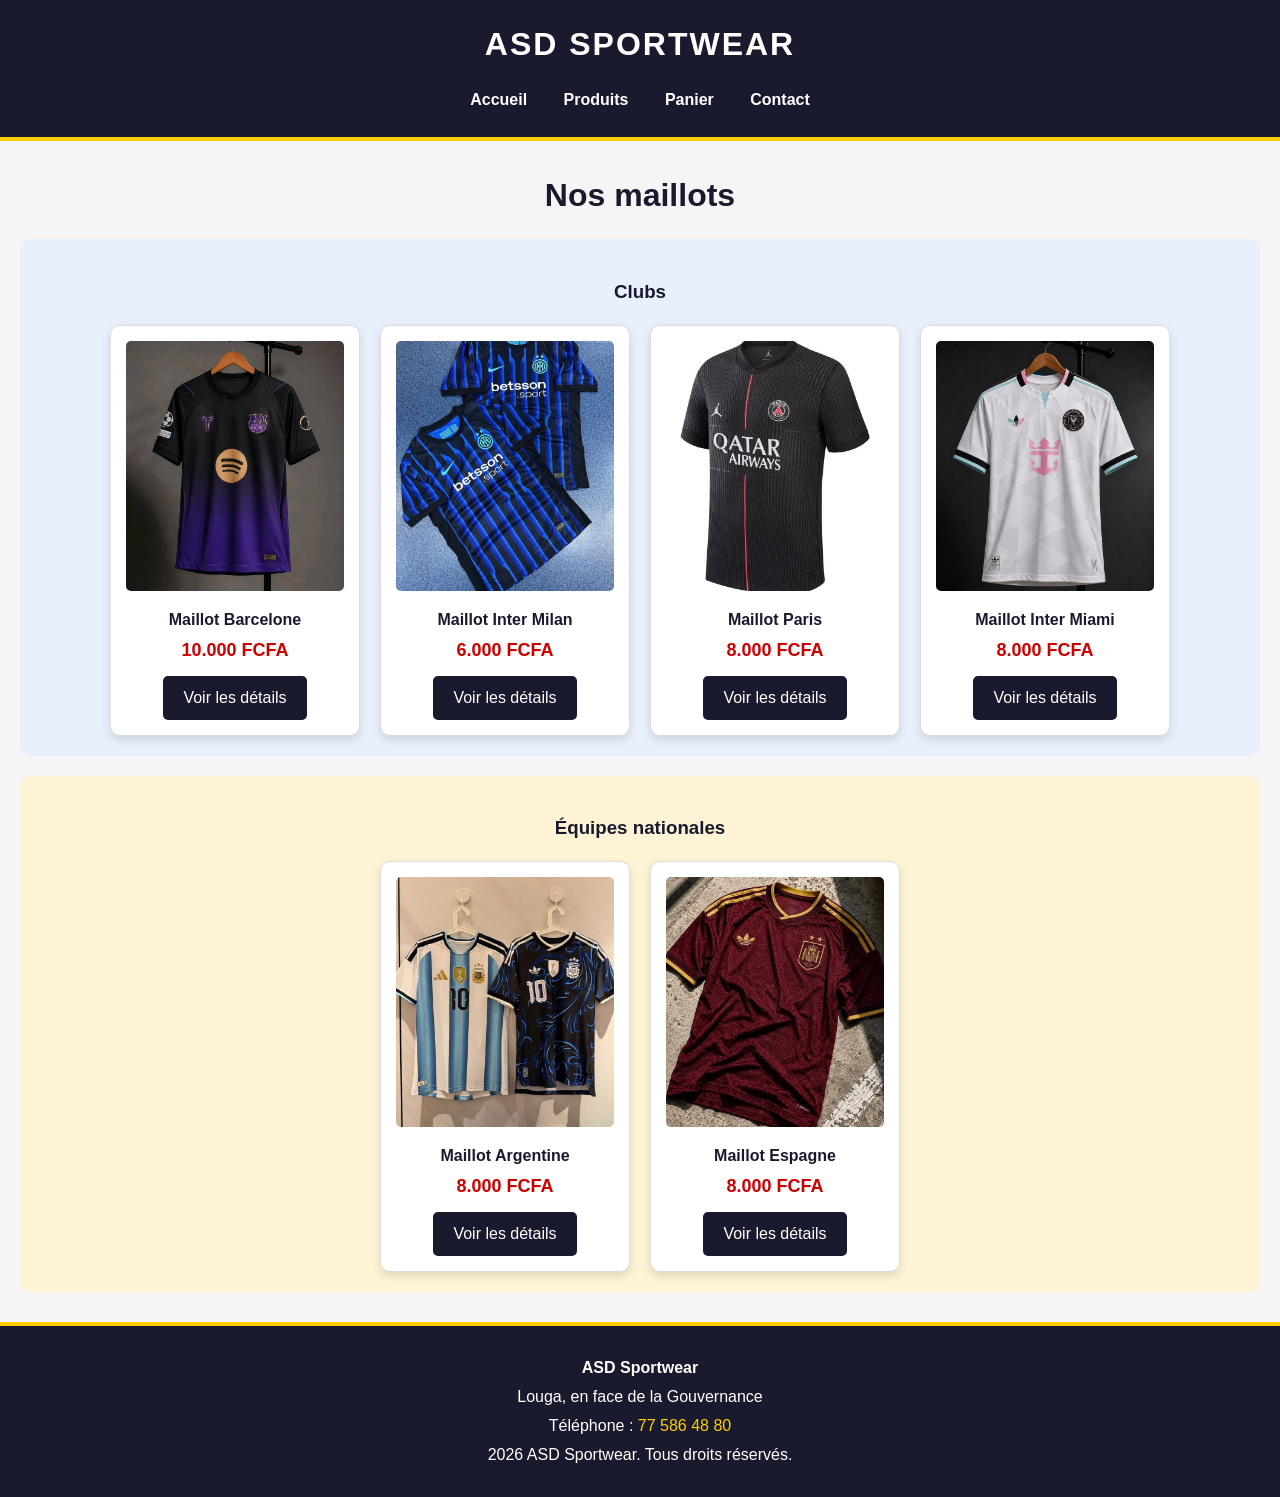
<file: projet/ASD_BOUTIQUE/produits.html>
<!DOCTYPE html>
<html lang="fr">
<head>
  <meta charset="UTF-8">
  <meta name="viewport" content="width=device-width, initial-scale=1">
  <title>Nos produits - ASD Sportwear</title>
  <link rel="stylesheet" href="style.css">
</head>
<body>

  <header>
    <h1>ASD Sportwear</h1>
    <nav>
      <ul>
        <li><a href="index.html">Accueil</a></li>
        <li><a href="produits.html">Produits</a></li>
        <li><a href="panier.html">Panier</a></li>
        <li><a href="contact.html">Contact</a></li>
      </ul>
    </nav>
  </header>

  <main>
    <h2 class="titre-page">Nos maillots</h2>

    <section class="clubs" id="clubs">
      <h3>Clubs</h3>
      <div class="liste">

        <article class="maillot">
          <img src="barcelone.jpg" alt="Maillot de Barcelone">
          <h4>Maillot Barcelone</h4>
          <p class="prix-carte">10.000 FCFA</p>
          <a href="fcb.html">Voir les détails</a>
        </article>

        <article class="maillot">
          <img src="inter.jpg" alt="Maillot de l'Inter Milan">
          <h4>Maillot Inter Milan</h4>
          <p class="prix-carte">6.000 FCFA</p>
          <a href="inter.html">Voir les détails</a>
        </article>

        <article class="maillot">
          <img src="paris.jpg" alt="Maillot du Paris Saint-Germain">
          <h4>Maillot Paris</h4>
          <p class="prix-carte">8.000 FCFA</p>
          <a href="paris.html">Voir les détails</a>
        </article>

        <article class="maillot">
          <img src="inter miami.jpg" alt="Maillot de l'Inter Miami">
          <h4>Maillot Inter Miami</h4>
          <p class="prix-carte">8.000 FCFA</p>
          <a href="inter miami.html">Voir les détails</a>
        </article>

      </div>
    </section>

    <section class="equipes-nationales" id="nations">
      <h3>Équipes nationales</h3>
      <div class="liste">

        <article class="maillot">
          <img src="argentine.jpg" alt="Maillot de l'Argentine">
          <h4>Maillot Argentine</h4>
          <p class="prix-carte">8.000 FCFA</p>
          <a href="arg.htm">Voir les détails</a>
        </article>

        <article class="maillot">
          <img src="espagne.jpg" alt="Maillot de l'Espagne">
          <h4>Maillot Espagne</h4>
          <p class="prix-carte">8.000 FCFA</p>
          <a href="espagne.html">Voir les détails</a>
        </article>

      </div>
    </section>
  </main>

  <footer>
    <p><strong>ASD Sportwear</strong></p>
    <p>Louga, en face de la Gouvernance</p>
    <p>Téléphone : <a href="tel:+221775864880">77 586 48 80</a></p>
    <p> 2026 ASD Sportwear. Tous droits réservés.</p>
  </footer>

</body>
</html>
</file>
<file: css/base.css>
/* ===== BASE : couleurs, réglages et textes ===== */

/* Couleurs : thème sombre par défaut, thème clair avec data-theme="light" */
:root {
  --fond: #06121f;
  --cadre: #0a1b2d;
  --carte: #0c1f33;
  --texte: #eaf3fb;
  --discret: #9bb3c6;
  --accent: #29b6ff;
  --accent2: #ff2d6f;
  --sur-accent: #04121f;
  --bordure: #17324b;
  --particule: 41, 182, 255;
  --lueur: rgba(41, 182, 255, 0.45);
}
  :root[data-theme="light"] {
  --fond: #e9f2f9;
  --cadre: #ffffff;
  --carte: #ffffff;
  --texte: #0b1b2b;
  --discret: #4b6479;
  --accent: #0b78c8;
  --accent2: #e0245e;
  --sur-accent: #ffffff;
  --bordure: #cfdeea;
  --particule: 11, 120, 200;
  --lueur: rgba(11, 120, 200, 0.3);
}
* { box-sizing: border-box; margin: 0; padding: 0; }
html { scroll-behavior: smooth; scroll-padding-top: 24px; }
body {
  font-family: "Segoe UI", system-ui, -apple-system, Arial, sans-serif;
  background: var(--fond);
  color: var(--texte);
  line-height: 1.65;
  overflow-x: hidden;
  transition: background 0.4s, color 0.4s;
}
h1, h2, h3 { font-family: "Trebuchet MS", "Segoe UI", sans-serif; line-height: 1.15; }
a { color: var(--accent); }
.conteneur { max-width: 1040px; margin: 0 auto; padding: 0 24px; }

/* Calques d'effets : particules, lueur de la souris, barre de progression */
#particules { position: fixed; inset: 0; width: 100%; height: 100%; z-index: 0; pointer-events: none; }
.lueur {
  position: fixed; left: 0; top: 0; width: 420px; height: 420px; margin: -210px 0 0 -210px;
  background: radial-gradient(circle, rgba(var(--particule), 0.16), transparent 65%);
  pointer-events: none; z-index: 0; opacity: 0; transition: opacity 0.4s;
}
.progression {
  position: fixed; top: 0; left: 0; height: 3px; width: 0; z-index: 50;
  background: linear-gradient(90deg, var(--accent), var(--accent2));
}
.cadre, .defile, main, .pied { position: relative; z-index: 1; }

@media (hover: none) { .lueur { display: none; } }
</file>
<file: css/layout.css>
/* ===== MISE EN PAGE : cadre, accueil, sections (Flexbox) ===== */

/* 1. Le grand cadre lumineux qui contient l'en-tête, l'accueil et les chiffres */
.cadre {
  max-width: 1180px; margin: 24px auto;
  border: 2px solid var(--accent); 
  border-radius: 28px;
  background: var(--cadre); 
  overflow: hidden;
  box-shadow: 0 0 0 6px rgba(var(--particule), 0.08), 0 0 60px var(--lueur);
}
@media (max-width: 1230px) { .cadre { margin: 14px;
   border-radius: 20px; }
   }

/* 2. En-tête */
.haut { display: flex;
   align-items: center;
    justify-content: space-between; 
    flex-wrap: wrap;
     gap: 12px 24px;
      padding: 20px 32px;
     }
.logo { font-family: "Trebuchet MS", sans-serif; 
  font-weight: 800;
   font-size: 1.5rem;
    color: var(--texte);
     text-decoration: none;
     }
.logo span { color: var(--accent);
 }
.haut nav { display: flex;
   flex-wrap: wrap;
    gap: 8px 26px;
   }
.haut nav a { position: relative;
   color: var(--texte);
    text-decoration: none;
     font-weight: 600;
      font-size: 0.95rem;
     }
.haut nav a::after {
  content: "";
   position: absolute;
    left: 0; bottom: -4px;
     width: 0; height: 2px;
  background: var(--accent); 
  transition: width 0.25s;
}
.haut nav a:hover::after, .haut nav a.actif::after { width: 100%; }
.outils { display: flex; align-items: center;
   flex-wrap: wrap;
    gap: 12px; }

 /* 3. Accueil : photo à gauche, texte à droite */
.hero { display: flex;
   align-items: center;
    justify-content: center;
     flex-wrap: wrap;
      gap: 48px 64px;
       padding: 40px 32px 56px; }
.photo-zone { position: relative;
   flex: 0 0 auto; 
   width: min(320px, 78vw);
    aspect-ratio: 1;
   }
.portrait {
  position: relative;
   width: 100%;
    height: 100%;
     object-fit: cover;
      object-position: 45% 40%;
  border: 3px solid var(--accent);
   box-shadow: 0 0 40px var(--lueur);
}
 
.hero-texte
 { flex: 1 1 360px;
   max-width: 560px; }
.salut 
{ color: var(--discret);
   font-size: 1.1rem; }
.hero h1
 { font-size: clamp(2.2rem, 6vw, 3.4rem);
   margin: 4px 0 8px; }
.metier
 { font-size: clamp(1.2rem, 3.4vw, 1.7rem);
   font-weight: 700; min-height: 1.5em;
   }
.mot
 { color: var(--accent);
 }
.resume 
{ color: var(--discret);
   margin: 16px 0 22px; 
   max-width: 52ch;
   }
.reseaux
 { display: flex;
   gap: 12px;
    margin-bottom: 26px; 
  }
.boutons
 { display: flex;
   flex-wrap: wrap;
    gap: 12px;
   }

/* 4. Chiffres en bas du cadre */
.stats
 { display: flex;
   flex-wrap: wrap; 
   border-top: 1px solid var(--bordure);
   }
.stat 
{ flex: 1 1 180px;
   padding: 24px 16px;
    text-align: center;
     border-left: 1px solid var(--bordure);
     }
.stat:first-child
 { border-left: 0; 
}
.stat strong 
{ display: block;
   font-family: "Trebuchet MS", sans-serif;
    font-size: 2.4rem;
    line-height: 1.1;
   }
.stat span 
{ color: var(--discret);
   font-size: 0.9rem;
   }

/* 5. Bande de technologies qui défile */
.defile
 { overflow: hidden;
   padding: 14px 0;
    border-block: 1px solid var(--bordure);
   }
.piste { display: flex; width: max-content;
 }
.piste span
 { margin-right: 48px;
   font-weight: 700;
    font-size: 1.1rem;
     color: var(--discret);
      white-space: nowrap;
     }
.piste span::after
{ content: "✦";
   margin-left: 48px;
    color: var(--accent);
   }

/* 6. Sections */
.bloc
 { padding: 88px 0; 
}
h2 
{ font-size: 2.2rem; 
  margin-bottom: 12px; 
}
h2::after
 { content: ""; 
  display: block;
   width: 56px;
    height: 4px; 
    margin-top: 10px;
     border-radius: 4px;
      background: linear-gradient(90deg, var(--accent), var(--accent2)); }

.apropos
 { display: flex;
   flex-wrap: wrap; 
   gap: 40px;
    align-items:
     flex-start;
     }
.apropos-texte
 { flex: 2 1 320px;
 }
.apropos-texte p 
{ max-width: 60ch;
   margin-top: 14px; 
   color: var(--discret);
   }
.infos 
{ flex: 1 1 240px;
 }
.infos div
 { display: flex;
   justify-content: space-between;
    gap: 16px;
     padding: 12px 0;
      border-bottom: 1px solid var(--bordure);
     }
.infos dt 
{ color: var(--discret);
 }
.infos dd
 { font-weight: bold;
   text-align: right;
   }

.competences
 { display: flex;
   flex-wrap: wrap;
    gap: 24px 48px;
     margin-top: 32px;
     }
.niveau
 { flex: 1 1 300px;
 }
.projets 
{ display: flex;
   flex-wrap: wrap;
    gap: 24px;
     margin-top: 32px;
     }

.contact-grille
 { display: flex;
   flex-wrap: wrap;
    gap: 40px;
     margin-top: 36px;
      align-items: flex-start;
     }
.contact .intro
 { color: var(--discret);
   max-width: 55ch;
    margin-top: 14px;
   }
.pied 
{ text-align: center;
   padding: 24px 0 32px; 
   color: var(--discret); 
   font-size: 0.9rem; }
</file>
<file: css/composants.css>
/* ===== COMPOSANTS : boutons, cartes, barres, formulaire ===== */

.bouton {
  display: inline-block; padding: 12px 26px; border-radius: 6px;
  font: inherit; font-weight: 700; text-decoration: none; cursor: pointer;
  border: 2px solid var(--accent); background: var(--accent); color: var(--sur-accent);
  transition: transform 0.2s, background 0.2s, color 0.2s;
}
.bouton:hover { transform: translateY(-3px); }
.bouton-clair { background: transparent; color: var(--accent); }
.bouton-clair:hover { background: var(--accent); color: var(--sur-accent); }

#theme-bouton {
  background: transparent; color: var(--texte); border: 1px solid var(--bordure);
  padding: 7px 14px; border-radius: 20px; cursor: pointer; font-size: 0.85rem;
}
#theme-bouton:hover { border-color: var(--accent); }

.badge {
  display: inline-flex; align-items: center; gap: 8px; background: var(--accent2); color: #fff;
  padding: 9px 16px; border-radius: 6px; font-weight: 700; font-size: 0.85rem; text-decoration: none;
}
.badge i { width: 8px; height: 8px; border-radius: 50%; background: #fff; }

.reseaux a {
  width: 44px; height: 44px; display: grid; place-items: center; border-radius: 50%;
  border: 2px solid var(--accent); color: var(--accent);
  transition: transform 0.25s, background 0.25s, color 0.25s, box-shadow 0.25s;
}

.reseaux a:hover { background: var(--accent); color: var(--sur-accent); box-shadow: 0 0 20px var(--lueur); transform: translateY(-5px) rotate(8deg); }
.reseaux svg { width: 20px; height: 20px; }

/* Barres de compétences */
.niveau-tete { display: flex; justify-content: space-between; font-weight: 600; margin-bottom: 8px; }
.barre { height: 10px; border-radius: 10px; background: var(--bordure); overflow: hidden; }
.barre span {
  display: block; height: 100%; width: var(--niveau); border-radius: 10px;
  background: linear-gradient(90deg, var(--accent), var(--accent2));
  transition: width 1.4s cubic-bezier(0.2, 0.8, 0.2, 1) 0.2s;
}

/* Cartes de projets */
.projet {
  position: relative; overflow: hidden; flex: 1 1 280px;
  display: flex; flex-direction: column; gap: 12px; padding: 26px;
  background: var(--carte); border: 1px solid var(--bordure); border-radius: 14px;
  transition: transform 0.2s ease-out, box-shadow 0.3s, border-color 0.3s;
}
.projet::before {
  content: ""; position: absolute; left: 0; top: 0; width: 100%; height: 3px;
  background: linear-gradient(90deg, var(--accent), var(--accent2));
  transform: scaleX(0); transform-origin: left; transition: transform 0.4s;
}
.projet:hover { border-color: var(--accent); box-shadow: 0 0 30px var(--lueur); }
.projet:hover::before { transform: scaleX(1); }
.projet p { flex: 1; color: var(--discret); }
.tags { display: flex; flex-wrap: wrap; gap: 8px; }
.tags span { border: 1px solid var(--bordure); border-radius: 20px; padding: 2px 12px; font-size: 0.85rem; }

/* Formulaire et cartes de contact */
.formulaire { flex: 1 1 320px; display: flex; flex-direction: column; gap: 16px; }
.formulaire label { display: flex; flex-direction: column; gap: 6px; font-size: 0.95rem; color: var(--discret); }
.formulaire input, .formulaire textarea {
  font: inherit; color: var(--texte); background: var(--carte);
  border: 1px solid var(--bordure); border-radius: 6px; padding: 11px 14px;
}
.formulaire textarea { min-height: 130px; resize: vertical; }
.formulaire input:focus, .formulaire textarea:focus { outline: 2px solid var(--accent); outline-offset: 1px; }
.formulaire .bouton { align-self: flex-start; }
.liens { flex: 1 1 280px; display: flex; flex-direction: column; gap: 12px; }

.lien-carte {
  display: flex; align-items: center; gap: 16px; padding: 16px 18px;
  background: var(--carte); border: 1px solid var(--bordure); border-radius: 10px;
  color: var(--texte); text-decoration: none; transition: transform 0.2s, border-color 0.2s, box-shadow 0.2s;
}
.lien-carte:hover { transform: translateX(6px); border-color: var(--accent); box-shadow: 0 0 20px var(--lueur); }
.lien-carte svg { width: 26px; height: 26px; flex: none; color: var(--accent); }
.lien-carte span { display: flex; flex-direction: column; line-height: 1.3; overflow-wrap: anywhere; }
.lien-carte small { color: var(--discret); }
.liens .bouton { align-self: flex-start; margin-top: 8px; }
</file>
<file: css/animations.css>
/* ===== ANIMATIONS ===== */

@keyframes apparition { from { opacity: 0; transform: translateY(24px); } to { opacity: 1; transform: none; } }
@keyframes entree-gauche { from { opacity: 0; transform: translateX(-60px) scale(0.9); } to { opacity: 1; transform: none; } }
@keyframes morph {
  0%, 100% { border-radius: 60% 40% 55% 45% / 55% 45% 55% 45%; }
  50%      { border-radius: 40% 60% 45% 55% / 45% 55% 45% 55%; }
}
@keyframes tourne { to { transform: rotate(360deg); } }
@keyframes flotte { 0%, 100% { translate: 0 0; } 50% { translate: 0 -14px; } }
@keyframes brille { to { background-position: -200% center; } }
@keyframes pulse { 0% { box-shadow: 0 0 0 0 rgba(var(--particule), 0.5); } 100% { box-shadow: 0 0 0 16px rgba(var(--particule), 0); } }
@keyframes clignote { 50% { opacity: 0; } }
@keyframes defile { to { transform: translateX(-50%); } }

/* Accueil : la photo entre par la gauche, puis flotte avec une forme qui se déforme */
.photo-zone { animation: entree-gauche 1s ease-out both, flotte 5s ease-in-out 1s infinite; }
.portrait { animation: morph 8s ease-in-out infinite; }
.photo-zone::before {
  content: ""; position: absolute; inset: -16px; z-index: 0; opacity: 0.9; filter: blur(12px);
  background: conic-gradient(from 0deg, var(--accent), transparent 35%, var(--accent2) 60%, transparent 80%, var(--accent));
  animation: tourne 7s linear infinite, morph 8s ease-in-out infinite;
}

/* Accueil : le texte arrive ligne par ligne */
.hero-texte > * { animation: apparition 0.8s ease-out backwards; }
.hero-texte > :nth-child(1) { animation-delay: 0.2s; }
.hero-texte > :nth-child(2) { animation-delay: 0.35s; }
.hero-texte > :nth-child(3) { animation-delay: 0.5s; }
.hero-texte > :nth-child(4) { animation-delay: 0.65s; }
.hero-texte > :nth-child(5) { animation-delay: 0.8s; }
.hero-texte > :nth-child(6) { animation-delay: 0.95s; }

/* Le nom brille en continu */
.hero h1 {
  background: linear-gradient(90deg, var(--texte), var(--accent), var(--accent2), var(--texte));
  background-size: 200% auto; -webkit-background-clip: text; background-clip: text; color: transparent;
  animation: apparition 0.8s ease-out 0.35s backwards, brille 5s linear infinite;
}

/* Curseur de la machine à écrire, boutons et badge qui pulsent */
.mot::after { content: "|"; margin-left: 2px; animation: clignote 0.9s steps(1) infinite; }
.hero .bouton:not(.bouton-clair), .formulaire .bouton { animation: pulse 2.4s infinite; }
.badge i { animation: pulse 1.6s infinite; }

/* Bande de technologies : défilement infini, pause au survol */
.piste { animation: defile 24s linear infinite; }
.defile:hover .piste { animation-play-state: paused; }

/* Apparition des sections au défilement (script.js ajoute .cache puis .visible) */
.cache { opacity: 0; transform: translateY(40px); transition: opacity 0.8s, transform 0.8s; }
.cache.visible { opacity: 1; transform: none; }
.cache .barre span { width: 0; }
.cache.visible .barre span { width: var(--niveau); }
.visible .projet { animation: apparition 0.7s ease-out backwards; }
.visible .projet:nth-child(2) { animation-delay: 0.15s; }
.visible .projet:nth-child(3) { animation-delay: 0.3s; }

/* Respect des personnes qui désactivent les animations */
@media (prefers-reduced-motion: reduce) {
  *, *::before { animation: none !important; transition: none !important; scroll-behavior: auto !important; }
  .cache { opacity: 1; transform: none; }
  .cache .barre span { width: var(--niveau); }
}
</file>
<file: projet/ASD_BOUTIQUE/style.css>
/* ===== VARIABLES ===== */

:root {
  --fonce: #1a1a2e;
  --jaune: #ffcc00;
  --rouge: #cc0000;
  --gris: #f5f5f5;
  --blanc: #ffffff;
  --vert: #25d366;
  /* ===== STYLE GENERAL ===== */

* {
  box-sizing: border-box;
}

html {
  scroll-behavior: smooth;
}

body {
  font-family: Arial, sans-serif;
  background-color: var(--gris);
  color: #222222;
  margin: 0;
  line-height: 1.5;
}

a {
  text-decoration: none;
  color: #0066cc;
}

img {
  max-width: 100%;
}

h2,
h3,
h4 {
  color: var(--fonce);
}
/* ===== HEADER ET MENU ===== */

header {
  background-color: var(--fonce);
  padding: 20px;
  text-align: center;
  border-bottom: 4px solid var(--jaune);
}

header h1 {
  color: var(--blanc);
  margin: 0 0 15px 0;
  letter-spacing: 2px;
  text-transform: uppercase;
}

nav ul {
  list-style: none;
  margin: 0;
  padding: 0;
}

nav li {
  display: inline-block;
  margin: 5px 12px;
}

nav a {
  color: var(--blanc);
  font-weight: bold;
  padding: 8px 4px;
  border-bottom: 3px solid transparent;
}

nav a:hover {
  color: var(--jaune);
  border-bottom-color: var(--jaune);
}
/* ===== BOUTONS ===== */

.bouton,
button {
  display: inline-block;
  background-color: var(--fonce);
  color: var(--blanc);
  padding: 12px 25px;
  border: none;
  border-radius: 5px;
  font-size: 16px;
  font-weight: bold;
  cursor: pointer;
}

.bouton:hover,
button:hover {
  background-color: var(--jaune);
  color: var(--fonce);
}

.bouton-whatsapp {
  background-color: var(--vert);
  color: var(--blanc);
}

.bouton-whatsapp:hover {
  background-color: #1da851;
  color: var(--blanc);
}

.bouton-clair {
  background-color: var(--blanc);
  color: var(--fonce);
  border: 2px solid var(--fonce);
}

/* ===== MISE EN PAGE ===== */

.liste {
  display: flex;
  flex-wrap: wrap;
  justify-content: center;
  gap: 20px;
}

/* ===== PAGE D'ACCUEIL ===== */

.banniere {
  display: block;
  width: 100%;
  height: 350px;
  object-fit: cover;
}

.intro {
  text-align: center;
  max-width: 700px;
  margin: 0 auto;
  padding: 40px 20px;
}

.categories,
.nouveautes,
.avantages,
.adresse {
  text-align: center;
  padding: 30px 20px;
}

.categorie {
  display: block;
  width: 300px;
  padding: 40px 20px;
  border-radius: 10px;
  color: var(--blanc);
}

.categorie h3 {
  color: var(--blanc);
  margin: 0 0 10px 0;
  font-size: 24px;
}

.categorie p {
  margin: 0;
}

.categorie-clubs {
  background-color: var(--fonce);
}

.categorie-nations {
  background-color: var(--rouge);
}

.categorie:hover {
  opacity: 0.85;
}

.avantages {
  background-color: var(--blanc);
}

.avantage {
  width: 260px;
  padding: 20px;
  background-color: var(--gris);
  border-top: 4px solid var(--jaune);
  border-radius: 5px;
}

.adresse p {
  margin: 5px 0 15px 0;
}

.retour {
  text-align: center;
}

/* ===== CARTES MAILLOTS ===== */

.maillot {
  width: 250px;
  background-color: var(--blanc);
  border: 1px solid #dddddd;
  border-radius: 10px;
  padding: 15px;
  box-shadow: 0 4px 10px rgba(0, 0, 0, 0.12);
  transition: transform 0.2s;
}

.maillot:hover {
  transform: translateY(-5px);
}

.maillot img {
  width: 100%;
  height: 250px;
  object-fit: cover;
  border-radius: 5px;
}

.maillot h3,
.maillot h4 {
  margin: 10px 0 5px 0;
}

.prix-carte {
  font-size: 18px;
  font-weight: bold;
  color: var(--rouge);
  margin: 5px 0 12px 0;
}

.maillot a {
  display: inline-block;
  background-color: var(--fonce);
  color: var(--blanc);
  padding: 10px 20px;
  border-radius: 5px;
}

.maillot a:hover {
  background-color: var(--jaune);
  color: var(--fonce);
}

/* ===== PAGE PRODUITS ===== */

.titre-page {
  text-align: center;
  font-size: 32px;
  margin: 30px 0 10px 0;
}

.clubs,
.equipes-nationales {
  text-align: center;
  padding: 20px;
  margin: 20px;
  border-radius: 10px;
}

.clubs {
  background-color: #e8f0fe;
}

.equipes-nationales {
  background-color: #fff3d6;
}

/* ===== PAGES DE DETAIL ===== */

.detail,
.panier,
.contact {
  background-color: var(--blanc);
  margin: 25px auto;
  padding: 25px;
  border-radius: 10px;
}

.detail {
  max-width: 1000px;
}

.panier {
  max-width: 900px;
}

.contact {
  max-width: 650px;
}

.detail-contenu {
  display: flex;
  flex-wrap: wrap;
  gap: 30px;
}

.detail-image {
  flex: 1 1 350px;
  margin: 0;
}

.detail-image img {
  width: 100%;
  border-radius: 10px;
}

.detail-infos {
  flex: 1 1 350px;
}

.detail-infos h2 {
  margin-top: 0;
}

.prix {
  font-size: 30px;
  font-weight: bold;
  color: var(--rouge);
  margin: 0 0 15px 0;
}

.detail label {
  display: block;
  font-weight: bold;
  margin-bottom: 5px;
}

.detail select,
.detail input[type="number"] {
  width: 100%;
  padding: 10px;
  border: 1px solid #cccccc;
  border-radius: 5px;
  font-size: 16px;
}

/* ===== PANIER ===== */

.tableau-defilant {
  overflow-x: auto;
}

table {
  width: 100%;
  border-collapse: collapse;
}

th,
td {
  padding: 12px;
  border: 1px solid #cccccc;
  text-align: center;
}

thead th {
  background-color: var(--fonce);
  color: var(--blanc);
}

tbody tr:nth-child(even) {
  background-color: #f0f0f0;
}

tfoot th,
tfoot td {
  background-color: var(--jaune);
  font-weight: bold;
}

.actions-panier {
  display: flex;
  flex-wrap: wrap;
  justify-content: space-between;
  gap: 15px;
  margin-top: 25px;
}

/* ===== CONTACT ===== */

.contact h2 {
  text-align: center;
}

.contact-infos {
  background-color: var(--gris);
  padding: 15px 20px;
  border-left: 4px solid var(--jaune);
  border-radius: 5px;
  margin-bottom: 25px;
}

.contact-infos p {
  margin: 0 0 10px 0;
}

.contact label {
  display: block;
  margin-bottom: 5px;
  font-weight: bold;
}

.contact input[type="text"],
.contact input[type="email"],
.contact select,
.contact textarea {
  width: 100%;
  padding: 10px;
  border: 1px solid #cccccc;
  border-radius: 5px;
  font-size: 16px;
  font-family: Arial, sans-serif;
}

.contact input:focus,
.contact select:focus,
.contact textarea:focus {
  border-color: var(--fonce);
  outline: none;
}

.contact input[type="checkbox"] {
  margin-right: 8px;
}

.contact input[type="checkbox"] + label {
  display: inline;
  font-weight: normal;
}

/* ===== FOOTER ===== */

footer {
  background-color: var(--fonce);
  color: var(--blanc);
  text-align: center;
  padding: 25px 20px;
  margin-top: 30px;
  border-top: 4px solid var(--jaune);
}

footer p {
  margin: 5px 0;
}

footer a {
  color: var(--jaune);
}

footer a:hover {
  text-decoration: underline;
}

/* ===== TELEPHONE ===== */

@media (max-width: 600px) {

  header h1 {
    font-size: 22px;
  }

  nav li {
    margin: 5px 8px;
  }

  .banniere {
    height: 180px;
  }

  .maillot,
  .categorie,
  .avantage {
    width: 100%;
  }

  .maillot img {
    height: auto;
  }

  .clubs,
  .equipes-nationales {
    margin: 10px;
    padding: 10px;
  }

  .detail,
  .panier,
  .contact {
    margin: 10px;
    padding: 15px;
  }

  .actions-panier {
    flex-direction: column;
  }

  .actions-panier .bouton {
    text-align: center;
  }

  th,
  td {
    padding: 8px;
    font-size: 14px;
  }
}
</file>
